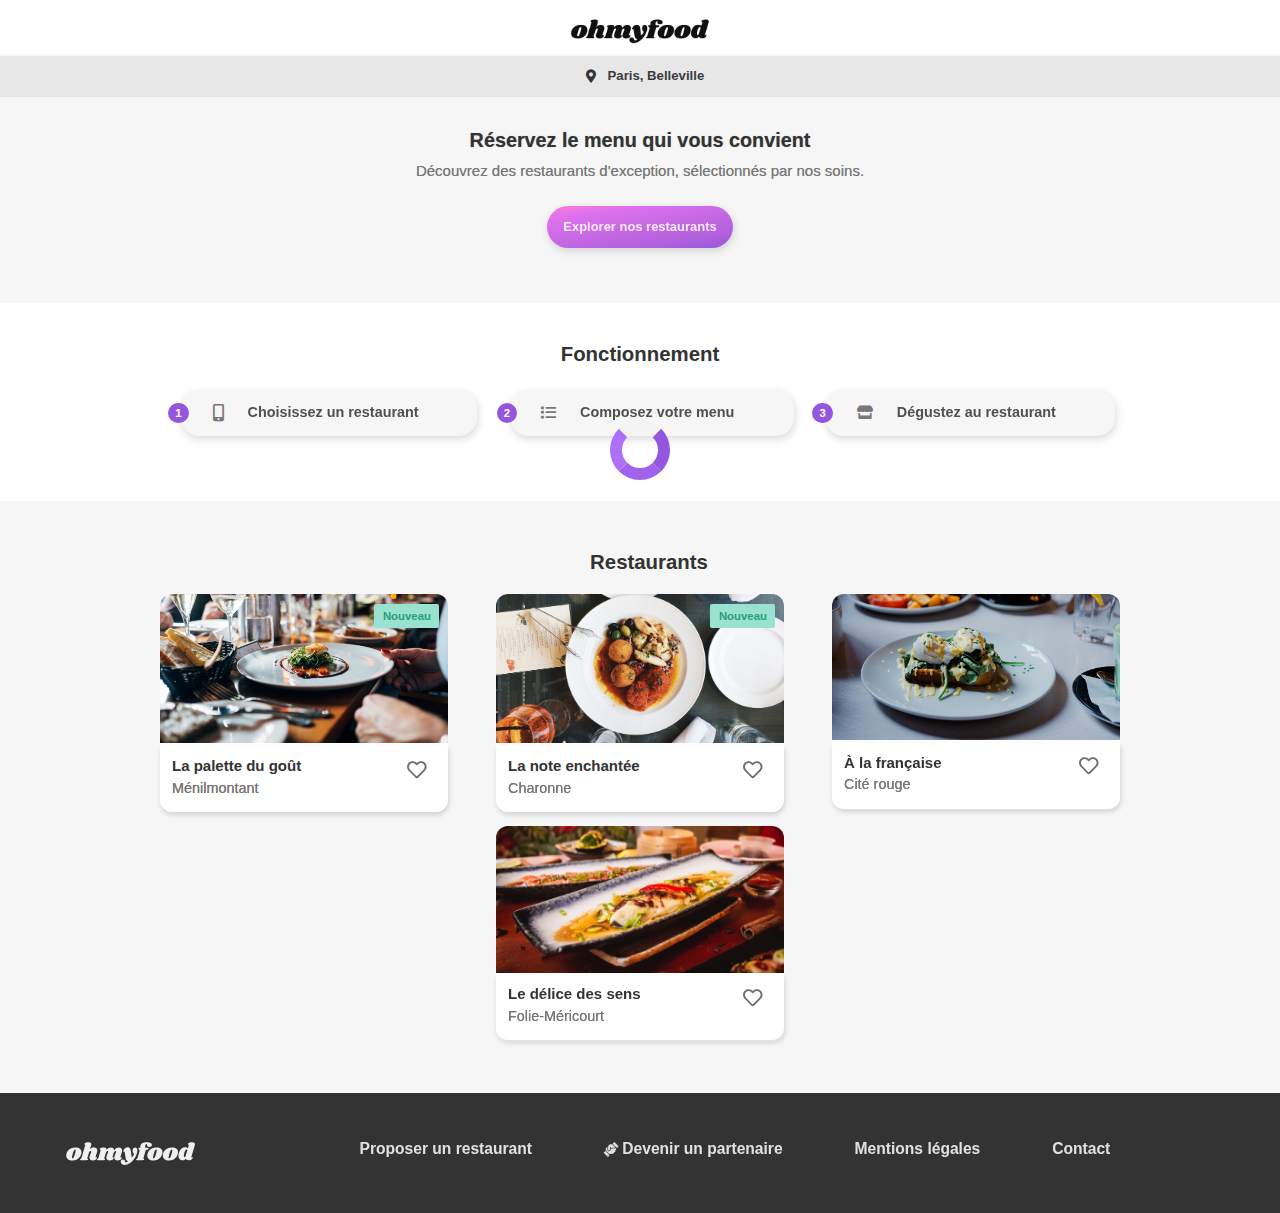
<file: index.html>
<!DOCTYPE html>
<html lang="fr">
    <head>
        <meta charset="utf-8">
        <meta name="viewport" content="width=device-width, initial-scale=1, shrink-to-fit=no">
        <!--<link rel="stylesheet" href="css/normalize.css">-->
        <link rel="stylesheet" href="css/font-awesome/css/all.min.css">
        <link rel="stylesheet" href="css/styles.css">
        <title>Oh my Food - Reservations</title>
    </head>
    <body>
        <div class="home">
            <div class="home-loading">
                <div></div>
            </div>
            <div class="home-wrapper">
                <!-- HEADER-->
                <header class="header">
                    <div class=" header-arrow-back header-arrow-back-hidden"><i class="fas fa-arrow-left"></i></div>
                    <a href="#" class="header-logo-link"><img class="header-logo" src="css/images/logo/ohmyfood.png"  alt="logo_ohmyfood"></a>
                </header> 
                <main>
                    <!-- CITY-->
                    <div class="home-city">
                        <i class="fa fa-map-marker-alt home-ic-map"></i>
                        <input type="text" name="city" class="home-neighb" value="Paris, Belleville">
                    </div>
                    <!-- PRESENTATION-->
                    <div class="home-top">
                        <h1 class="top-title">
                            Réservez le menu qui vous convient
                        </h1>
                        <p class="top-desc">
                            Découvrez des restaurants d'exception, sélectionnés par nos soins.
                        </p>
                        <button class="top-button" onclick="location.href='#resto'" type="button"><span> Explorer nos restaurants</span></button>
                    </div>
                    <!-- FONCTIONNEMENT-->
                    <section class="home-filter">
                        <h2 class="section-title"> Fonctionnement </h2>
                            <ol class="list">
                                <li>
                                    <button class="filter-button">
                                        <span class="filter-button-nb">1</span>
                                        <i class="fa fa-mobile-alt filter-icon-1"></i>
                                        <span class="filter-button-desc">Choisissez un restaurant</span>
                                    </button>
                                </li>
                                <li>
                                    <button class="filter-button">
                                        <span class="filter-button-nb">2</span>
                                        <i class="fa fa-list filter-icon-2"></i>
                                        <span class="filter-button-desc">Composez votre menu</span>
                                    </button>
                                </li>
                                <li>
                                    <button class="filter-button">
                                        <span class="filter-button-nb">3</span>
                                        <i class="fa fa-store filter-icon-3"></i>
                                        <span class="filter-button-desc">Dégustez au restaurant</span>
                                    </button>
                                </li>
                            </ol>
                        
                    </section>
                    <!-- LISTE RESTAURANTS-->
                    <section class="home-card">
                        <h2 id="resto" class="section-title"> Restaurants </h2>
                        <a href="Menu1.html">
                            <figure class="card">
                                <div class="card-img">
                                    <img  class="card-img-1" src="css/images/restaurants/jay-wennington-N_Y88TWmGwA-unsplash.jpg" alt="Palette du goût">
                                    <p class="card-badge"> Nouveau</p>
                                </div>
                                <figcaption class="card-desc">
                                    <div class="card-desc-title">
                                        <p class="card-name"> La palette du goût </p>
                                        <p class="card-city"> Ménilmontant </p>
                                    </div>
                                    <span class="card-desc-icon fa-stack">
                                        <i class="far fa-heart fa-stack-2x card-desc-icon-empty"></i>
                                        <i class="fas fa-heart fa-stack-1x fa-inverse card-desc-icon-fill "></i>
                                    </span>
                                </figcaption>
                            </figure>
                        </a>
                        <a href="Menu2.html">
                            <figure class="card">
                                <div class="card-img">
                                    <img class="card-img-2" src="css/images/restaurants/stil-u2Lp8tXIcjw-unsplash.jpg" alt="La note enchantée">
                                    <p class="card-badge"> Nouveau</p>
                                </div>
                                <figcaption class="card-desc">
                                    <div class="card-desc-title">
                                        <p class="card-name"> La note enchantée </p>
                                        <p class="card-city"> Charonne </p>
                                    </div>
                                    <span class="card-desc-icon fa-stack">
                                        <i class="far fa-heart fa-stack-2x card-desc-icon-empty"></i>
                                        <i class="fas fa-heart fa-stack-1x fa-inverse card-desc-icon-fill "></i>
                                    </span>
                                </figcaption>
                            </figure>
                        </a>
                        <a href="Menu3.html">
                            <figure class="card">
                                <img class="card-img-3" src="css/images/restaurants/toa-heftiba-DQKerTsQwi0-unsplash.jpg"  alt="À la française">
                                <figcaption class="card-desc">
                                    <div class="card-desc-title">
                                        <p class="card-name"> À la française </p>
                                        <p class="card-city"> Cité rouge </p>
                                    </div>
                                    <span class="card-desc-icon fa-stack">
                                        <i class="far fa-heart fa-stack-2x card-desc-icon-empty"></i>
                                        <i class="fas fa-heart fa-stack-1x fa-inverse card-desc-icon-fill "></i>
                                    </span>
                                </figcaption>
                            </figure> 
                        </a>
                        <a href="Menu4.html">
                            <figure class="card">
                                <img class="card-img-4" src="css/images/restaurants/louis-hansel-shotsoflouis-qNBGVyOCY8Q-unsplash.jpg" alt="Le délice des sens">
                                <figcaption class="card-desc">
                                    <div class="card-desc-title">
                                        <p class="card-name"> Le délice des sens </p>
                                        <p class="card-city"> Folie-Méricourt </p>
                                    </div>
                                    <span class="card-desc-icon fa-stack">
                                        <i class="far fa-heart fa-stack-2x card-desc-icon-empty"></i>
                                        <i class="fas fa-heart fa-stack-1x fa-inverse card-desc-icon-fill "></i>
                                    </span>
                                </figcaption>
                            </figure>
                        </a> 
                    </section>
                    <!--FOOTER-->
                    <footer>
                        <a href="#"><img class="footer-logo" src="css/images/logo/ohmyfood@2x.svg"  alt="logo_ohmyfood"></a>
                        <ul class="footer-list">
                            <li>
                                <i class="fa fa-cutlery"></i>
                                <p class="footer-item footer-item-1">Proposer un restaurant</p>
                            </li>
                            <li>
                                <i class="fa fa-handshake footer-icon"></i>
                                <p class="footer-item">Devenir un partenaire</p>
                            </li>
                            <li>
                                <p class="footer-item">Mentions légales</p>
                            </li>
                            <li>
                                <a href="mailto:contact@ohmyfood.com">
                                    <p class="footer-item">Contact</p>
                                </a>
                            </li>
                        </ul>
                    </footer> 
                </main>                   
            </div>
        </div>
    </body>
</html>
</file>
<file: css/styles.css>
@import url("https://fonts.googleapis.com/css2?family=Shrikhand&display=swap");
@-webkit-keyframes home {
  0% {
    transform: translateX(-9999px);
  }
  100% {
    transform: translateX(0);
  }
}
@keyframes home {
  0% {
    transform: translateX(-9999px);
  }
  100% {
    transform: translateX(0);
  }
}
@-webkit-keyframes loader {
  0% {
    transform: rotate(0);
  }
  100% {
    /* width:0;
    height:0;
    visibility:hidden; */
    transform: rotate(360deg);
  }
}
@keyframes loader {
  0% {
    transform: rotate(0);
  }
  100% {
    /* width:0;
    height:0;
    visibility:hidden; */
    transform: rotate(360deg);
  }
}
@-webkit-keyframes menu_item {
  0% {
    opacity: 0;
    transform: translateY(15%);
  }
  90% {
    opacity: 1;
  }
  100% {
    transform: translateY(0%);
  }
}
@keyframes menu_item {
  0% {
    opacity: 0;
    transform: translateY(15%);
  }
  90% {
    opacity: 1;
  }
  100% {
    transform: translateY(0%);
  }
}
@-webkit-keyframes selected {
  0% {
    opacity: 0;
    transform: translateX(9999px);
  }
  10% {
    transform: translateX(0%);
  }
  100% {
    transform: translateX(0%);
    opacity: 1;
  }
}
@keyframes selected {
  0% {
    opacity: 0;
    transform: translateX(9999px);
  }
  10% {
    transform: translateX(0%);
  }
  100% {
    transform: translateX(0%);
    opacity: 1;
  }
}
@-webkit-keyframes check-rotation {
  0% {
    transform: rotate(360deg);
  }
  100% {
    /* width:0;
    height:0;
    visibility:hidden; */
    transform: rotate(0);
  }
}
@keyframes check-rotation {
  0% {
    transform: rotate(360deg);
  }
  100% {
    /* width:0;
    height:0;
    visibility:hidden; */
    transform: rotate(0);
  }
}
@-webkit-keyframes heartfill {
  0% {
    opacity: 0;
    transform: scale(0.8);
    transform-origin: center center;
  }
  50% {
    color: #B05FDC;
    background: #121FCF;
    background: linear-gradient(170deg, #FF86E7 0%, #EA7FF9 20%, #BD6CE9 80%, #A063E9 100%);
    -webkit-background-clip: text;
    -webkit-text-fill-color: transparent;
    opacity: 0.5;
    transform: scale(1);
    transform-origin: center center;
  }
  100% {
    transform: scale(1.2);
    transform-origin: center center;
    color: #B05FDC;
    background: #121FCF;
    background: linear-gradient(170deg, #FF86E7 0%, #EA7FF9 20%, #BD6CE9 80%, #A063E9 100%);
    -webkit-background-clip: text;
    -webkit-text-fill-color: transparent;
    opacity: 1;
  }
}
@keyframes heartfill {
  0% {
    opacity: 0;
    transform: scale(0.8);
    transform-origin: center center;
  }
  50% {
    color: #B05FDC;
    background: #121FCF;
    background: linear-gradient(170deg, #FF86E7 0%, #EA7FF9 20%, #BD6CE9 80%, #A063E9 100%);
    -webkit-background-clip: text;
    -webkit-text-fill-color: transparent;
    opacity: 0.5;
    transform: scale(1);
    transform-origin: center center;
  }
  100% {
    transform: scale(1.2);
    transform-origin: center center;
    color: #B05FDC;
    background: #121FCF;
    background: linear-gradient(170deg, #FF86E7 0%, #EA7FF9 20%, #BD6CE9 80%, #A063E9 100%);
    -webkit-background-clip: text;
    -webkit-text-fill-color: transparent;
    opacity: 1;
  }
}
@-webkit-keyframes heartempty {
  0% {
    opacity: 0;
    transform: scale(0.6);
  }
  50% {
    color: #b05fdc;
  }
  100% {
    transform: scale(1.2);
    color: #b05fdc;
    opacity: 1;
  }
}
@keyframes heartempty {
  0% {
    opacity: 0;
    transform: scale(0.6);
  }
  50% {
    color: #b05fdc;
  }
  100% {
    transform: scale(1.2);
    color: #b05fdc;
    opacity: 1;
  }
}
*,
*::after,
*::before {
  margin: 0;
  padding: 0;
  box-sizing: inherit;
}

html {
  font-size: 12px;
}

body {
  box-sizing: border-box;
  background: #fff;
}

body {
  font-family: "Roboto", sans-serif;
  color: #333333;
  font-size: 0.875rem;
  font-weight: 100;
  line-height: 1.3;
  text-align: center;
}

/*10px = 0,625rem
12px = 0,75rem
14px = 0,875rem
16px = 1rem (base)
18px = 1,125rem
20px = 1,25rem
24px = 1,5rem
30px = 1,875rem
32px = 2rem*/
h1 {
  font-family: "Roboto", sans-serif;
  font-weight: 600;
  font-size: 1.65rem;
  /*21px*/
  color: #333333;
  font-style: normal;
}

h2 {
  font-family: "Roboto", sans-serif;
  font-weight: 900;
  font-size: 1.7rem;
  /*21px*/
  color: #333333;
  font-style: normal;
  text-align: start;
}

li {
  list-style-type: none;
  font-family: "Roboto", sans-serif;
  font-weight: 100;
  font-size: 1rem;
}

p {
  display: inline-block;
  font-weight: 600;
  font-size: 1.08rem;
  line-height: 1.1;
}

button {
  font-family: "Roboto", sans-serif;
  font-weight: 500;
  font-size: 1rem;
  color: #fff;
}

.header {
  background: #fff;
  position: relative;
  height: 4.5rem;
  display: flex;
  flex-flow: row nowrap;
  width: 100%;
  box-shadow: 0px 3px 5px 0 rgba(0, 0, 0, 0.2);
  margin-bottom: 2px;
}
.header-logo {
  color: #333333;
  padding: 1.5rem 1rem 0.5rem 1rem;
  height: 48px;
}
.header-logo-link {
  position: absolute;
  top: 50%;
  left: 50%;
  transform: translate(-50%, -50%);
}
.header-arrow-back {
  width: 5rem;
  line-height: 5rem;
  font-size: 1.5rem;
}
.header-arrow-back a {
  text-decoration: none;
  color: black;
}
.header-arrow-back-hidden {
  opacity: 0;
}

@media screen and (min-width: 321px) {
  .header {
    align-items: flex-start;
    box-shadow: none;
    /* &-logo {
        margin-left: 60px;
    } */
  }
}
/* @media screen and (min-width: 768px) {
    .header {
        &-logo {
            margin-left: 250px;
        }
    }
}

@media screen and (min-width: 1024px) {
    .header {
        &-logo {
            margin-left: 370px;
        }
    }
}

@media screen and (min-width: 1025px) {
    .header {
        &-logo {
            margin-left: 575px;
        }
    }
}
 */
footer {
  color: #fff;
  background: #333333;
  text-align: start;
  padding: 0rem 0rem 2rem 0.5rem;
  display: flex;
  flex-direction: column;
}
footer .footer-logo {
  padding: 1.8rem 1rem 0.5rem 1rem;
  height: 42px;
  filter: invert(100%);
}
footer .footer-list {
  margin: 0.5rem 1rem 0 1rem;
}
footer li {
  text-align: start;
  line-height: 1.7rem;
  opacity: 0.85;
  color: #fff;
}
footer li a {
  text-decoration: none;
  color: #fff;
}
footer .footer-icon {
  transform: rotate(-45deg);
}
footer .footer-item {
  font-size: 1.08rem;
  font-weight: 600;
}
footer .footer-item-1 {
  padding-left: 5px;
}

@media screen and (min-width: 768px) {
  footer {
    display: flex;
    flex-direction: column;
    align-items: center;
  }
}
@media screen and (min-width: 1024px) {
  footer {
    padding: 0rem 0rem 1rem 0.5rem;
    display: flex;
    flex-direction: row;
    align-items: center;
    height: 10rem;
  }
  footer .footer-logo {
    height: 48px;
    margin-left: 2rem;
  }
  footer .footer-item {
    font-size: 1.3rem;
  }
  footer .footer-list {
    display: flex;
    align-items: center;
    gap: 4rem;
    height: 4rem;
    margin-left: 5rem;
  }
}
@media screen and (min-width: 1025px) {
  footer {
    padding: 0rem 0rem 1rem 0.5rem;
    display: flex;
    flex-direction: row;
    align-items: center;
    height: 10rem;
  }
  footer .footer-logo {
    height: 50px;
    margin-left: 4rem;
  }
  footer .footer-item {
    font-size: 1.3rem;
  }
  footer .footer-list {
    display: flex;
    align-items: center;
    gap: 6rem;
    height: 4rem;
    margin-left: 12rem;
  }
}
.home {
  position: relative;
  width: 100%;
  height: 100%;
}
.home-loading {
  position: fixed;
  width: 100%;
  height: 100vh;
  display: flex;
  flex-direction: column;
  align-items: center;
  justify-content: center;
  pointer-events: none;
}
.home-loading div {
  width: 60px;
  height: 60px;
  border-top: 12px solid #f3f3f3;
  border-right: 12px solid #9356DC;
  border-bottom: 12px solid #A063E9;
  border-left: 12px solid #AD70F6;
  border-radius: 50%;
  -webkit-animation: loader 1s linear infinite;
          animation: loader 1s linear infinite;
}
.home-wrapper {
  z-index: 1;
  -webkit-animation: home 0s 1s both;
          animation: home 0s 1s both;
  background-color: #f6f6f6;
}
.home-city {
  display: flex;
  justify-content: center;
  background-color: #e7e7e7;
  text-align: center;
  padding: 0.6rem;
}
.home-neighb {
  font-size: 1.1rem;
  font-weight: 600;
  opacity: 0.75;
  display: inline-block;
  line-height: 2;
  border: none;
  background-color: #e7e7e7;
  width: 8.25rem;
}
.home-ic-map {
  display: inline;
  font-size: 1.1rem;
  padding: 0 1rem;
  line-height: 2;
}
.home-top {
  text-align: center;
  padding: 0 0 4.6rem 0;
  background-color: #f6f6f6;
}
.home-top .top-title {
  margin-bottom: 0.9rem;
  padding: 2.8rem 3rem 0 3rem;
  text-shadow: 0 0 0.9px #999999;
  line-height: 1.1;
}
.home-top .top-desc {
  font-size: 1.25rem;
  margin-bottom: 2.2rem;
  line-height: 1.1;
  color: #777777;
  font-weight: 100;
  text-shadow: 0 0 0.4px #999999;
}
.home-top a {
  text-decoration: none;
  color: #fff;
}
.home-top .top-button {
  padding: 1rem 1.35rem;
  background: linear-gradient(170deg, #ff79da 0%, #dd72ec 20%, #b05fdc 80%, #9356dc 100%);
  border: 1px solid;
  border-top: #dd72ec;
  border-left: #dd72ec;
  border-right: #b05fdc;
  border-bottom: #b05fdc;
  border-radius: 25px;
  font-size: 1.08rem;
  color: #fff;
  height: 42px;
  box-shadow: 1px 3px 8px 0 rgba(0, 0, 0, 0.15);
  cursor: pointer;
}
.home-top .top-button:hover {
  background: linear-gradient(170deg, #FF86E7 0%, #EA7FF9 20%, #BD6CE9 80%, #A063E9 100%);
  border: 1px solid;
  border-top: #dd72ec;
  border-left: #dd72ec;
  border-right: #b05fdc;
  border-bottom: #b05fdc;
  box-shadow: 1px 3px 8px 0 rgba(0, 0, 0, 0.25);
}
.home-top .top-button span {
  font-weight: 600;
  opacity: 0.85;
}
.home-filter {
  background-color: #fff;
  padding: 2rem 0 3.8rem 0;
}
.home-filter .section-title {
  padding: 1rem;
  margin-bottom: 0.8rem;
  margin-top: 0.2rem;
}
.home-filter .list {
  display: flex;
  flex-direction: column;
  justify-content: center;
}
.home-filter .filter-button {
  display: flex;
  justify-content: flex-start;
  align-items: center;
  background: #f6f6f6;
  border: 1px solid #f6f6f6;
  border-radius: 18px;
  color: #524b4b;
  font-weight: 600;
  width: 87%;
  padding: 1.65rem;
  margin: 0 1rem 1.65rem 2rem;
  box-shadow: 1px 3px 8px 0 rgba(0, 0, 0, 0.15);
}
.home-filter .filter-button:hover {
  background-color: rgba(176, 95, 220, 0.15);
  border: 1px solid rgba(147, 86, 220, 0.02);
  box-shadow: 1px 3px 8px 0 rgba(0, 0, 0, 0.2);
}
.home-filter .filter-button:hover i {
  color: #9356DC;
}
.home-filter .filter-button-nb {
  font-size: 0.95rem;
  color: #fff;
  background-color: #9356DC;
  /* #8649CF darken 5% #9356DC https://www.cssfontstack.com/oldsites/hexcolortool/*/
  border-radius: 50%;
  width: 1.7rem;
  height: 1.7rem;
  z-index: 3;
  margin-left: -32px;
  line-height: 1.7rem;
}
.home-filter .filter-button i {
  font-size: 1.1rem;
  color: #797679;
  padding: 0 2rem;
}
.home-filter .filter-button .filter-icon-1 {
  font-size: 1.45rem;
}
.home-filter .filter-button .filter-icon-2 {
  font-size: 1.25rem;
}
.home-filter .filter-button-desc {
  display: inline-block;
  font-size: 1.08rem;
  line-height: 1.1;
  font-weight: 600;
  color: #333333;
  opacity: 0.85;
}
.home-card {
  padding: 3rem 0;
  background-color: #f6f6f6;
  display: flex;
  flex-flow: column nowrap;
  align-items: center;
  /* &-list{
      display: flex;
      flex-direction: column;
  }  */
}
.home-card .section-title {
  padding: 1rem 0rem 1.5rem 1.5rem;
  align-self: flex-start;
}
.home-card a {
  text-decoration: none;
  position: relative;
  display: inline-block;
}
.home-card .card {
  background-color: #fff;
  width: 90%;
  margin: 0rem 0rem 1.32rem 0rem;
  border-radius: 12px;
  width: 288px;
  height: 216px;
  /*@include btn-filter;*/
}
.home-card .card img {
  width: 100%;
  height: 12.4rem;
  -o-object-fit: cover;
     object-fit: cover;
  border-radius: 12px 12px 0 0;
}
.home-card .card-img-1 {
  -o-object-position: 50% 88%;
     object-position: 50% 88%;
}
.home-card .card-img-2 {
  -o-object-position: 50% 63%;
     object-position: 50% 63%;
}
.home-card .card-img-3 {
  -o-object-position: 0% 105%;
     object-position: 0% 105%;
}
.home-card .card-img-4 {
  -o-object-position: 0% 104%;
     object-position: 0% 104%;
}
.home-card .card-img {
  position: relative;
  display: inline-block;
  width: 100%;
}
.home-card .card-badge {
  position: absolute;
  z-index: 5;
  color: #2c9c81;
  background-color: #99E2D0;
  top: 7%;
  right: 3%;
  padding: 0.45rem 0.7rem;
  font-size: 0.95rem;
  font-weight: 600;
  border-radius: 2px;
}
.home-card .card-desc {
  display: flex;
  flex-flow: column wrap;
  justify-content: center;
  align-content: space-between;
  text-align: start;
  height: 5.5rem;
  padding: 2.5rem 0.5rem 2.8rem 1rem;
  background-color: #fff;
  border-radius: 0 0 12px 12px;
  box-shadow: 1px 3px 5px 0 rgba(0, 0, 0, 0.15);
}
.home-card .card-desc-title {
  display: flex;
  flex-flow: column wrap;
}
.home-card .card-desc-icon {
  display: flex;
  align-items: center;
  position: relative;
  line-height: 2.2rem;
  font-size: 1.7rem;
  cursor: pointer;
  top: -8px;
}
.home-card .card-desc-icon-empty {
  position: absolute;
  font-size: 1.62rem;
  color: #706b69;
}
.home-card .card-desc-icon-fill {
  position: absolute;
  font-size: 1.34rem;
  top: -11.5px;
  transform: scale(0.8);
}
.home-card .card-desc-icon:hover .card-desc-icon-empty {
  color: #fff;
  opacity: 0;
}
.home-card .card-desc-icon:hover .card-desc-icon-fill {
  -webkit-animation: heartfill 800ms ease-in both;
          animation: heartfill 800ms ease-in both;
}
.home-card .card-name {
  font-weight: 900;
  font-size: 1.25rem;
  color: #333333;
}
.home-card .card-city {
  padding-top: 0.5rem;
  font-size: 1.2rem;
  opacity: 0.9;
  color: #696767;
  font-weight: 100;
  text-shadow: 0 0 0.3px #696767;
}

@media screen and (min-width: 321px) {
  .home-filter .list {
    margin: 0 20px;
  }
}
@media screen and (min-width: 768px) {
  .home-top .top-desc {
    display: block;
  }
  .home-filter .section-title {
    text-align: center;
  }
  .home-filter .list {
    flex-direction: row;
    width: 95%;
  }
  .home-filter .filter-button {
    width: 80%;
    padding: 1rem 1.5rem;
  }
  .home-filter .filter-button-nb {
    width: 2.2rem;
  }
  .home-filter .filter-button-desc {
    font-size: 1.2rem;
  }
  .home-card {
    flex-flow: row wrap;
    justify-content: center;
  }
  .home-card .section-title {
    align-self: center;
    margin: 0 505px;
  }
  .home-card .card {
    width: 288px;
    height: 216px;
    margin: 0rem 2rem 1.32rem 2rem;
  }
}
@media screen and (min-width: 1025px) {
  .home-filter .filter-button {
    width: 90%;
    margin: 0 3rem 1.65rem 3rem;
  }
  .home-filter .filter-button-nb {
    width: 1.7rem;
  }
}
body {
  width: 100%;
  height: 100vh;
}

.card {
  background-color: #f0f0f0;
  display: flex;
  flex-direction: column;
}
.card img {
  width: 100%;
  height: 20rem;
  -o-object-fit: cover;
     object-fit: cover;
  border-radius: 0;
}
.card-content {
  background-color: #f0f0f0;
}
.card-top {
  display: flex;
  border-radius: 40px 40px 0 0;
  width: 100%;
  margin-top: -50px;
  align-items: center;
  background-color: #f0f0f0;
}
.card-top-title {
  font-family: "Shrikhand", cursive;
  font-size: 2rem;
  padding: 2rem 1.5rem;
}
.card-top .ic-heart {
  display: flex;
  align-items: center;
  position: relative;
  line-height: 2.2rem;
  font-size: 1.7rem;
  cursor: pointer;
}
.card-top .ic-heart-empty {
  position: absolute;
  font-size: 1.62rem;
  color: #706b69;
}
.card-top .ic-heart-fill {
  position: absolute;
  font-size: 1.34rem;
  color: #f0f0f0;
  transform: scale(0.8);
}
.card-top .ic-heart:hover .ic-heart-empty {
  color: #fff;
  opacity: 0;
}
.card-top .ic-heart:hover .ic-heart-fill {
  -webkit-animation: heartfill 800ms ease-in both;
          animation: heartfill 800ms ease-in both;
}
.card-menu {
  text-align: start;
  height: 5rem;
  overflow: hidden;
  display: flex;
  flex-flow: column wrap;
  justify-content: center;
  align-content: space-between;
  box-shadow: 1px 3px 5px 0 rgba(0, 0, 0, 0.1);
  background-color: #fff;
  border-radius: 15px;
  margin: 1rem 0;
  -webkit-animation: menu_item ease-in-out;
          animation: menu_item ease-in-out;
  cursor: pointer;
}
.card-menu-1 {
  -webkit-animation-duration: 1200ms;
          animation-duration: 1200ms;
}
.card-menu-2 {
  -webkit-animation-duration: 1500ms;
          animation-duration: 1500ms;
}
.card-menu-3 {
  -webkit-animation-duration: 1850ms;
          animation-duration: 1850ms;
}
.card-menu-4 {
  -webkit-animation-duration: 2100ms;
          animation-duration: 2100ms;
}
.card-menu:hover .card-menu-wrapper {
  width: 80%;
}
.card-menu:hover .card-menu-ok {
  -webkit-animation: selected 850ms ease-in-out both;
          animation: selected 850ms ease-in-out both;
}
.card-menu:hover .card-menu-ok i {
  -webkit-animation: check-rotation 950ms ease-in-out both;
          animation: check-rotation 950ms ease-in-out both;
}
.card-menu-dish {
  margin: 0 10px 30px 10px;
}
.card-menu-wrapper {
  display: flex;
  flex-flow: column nowrap;
  width: 100%;
  transition: width 800ms ease-in-out;
  padding: 0 1rem;
  cursor: pointer;
}
.card-menu-desc-name {
  display: flex;
  flex-flow: row nowrap;
  justify-content: space-between;
  align-items: center;
  gap: 7px;
  padding-top: 0.5rem;
}
.card-menu-title {
  font-weight: 500;
  font-size: 1.1rem;
}
.card-menu-title-border {
  width: 3rem;
  margin-top: 4px;
  border-bottom: 3px solid #99E2D0;
}
.card-menu-name {
  font-weight: 900;
  font-size: 1.25rem;
  overflow: hidden;
  white-space: nowrap;
  text-overflow: ellipsis;
}
.card-menu-desc {
  font-size: 1.1rem;
  color: #696767;
  font-weight: 100;
  opacity: 0.9;
  overflow: hidden;
  white-space: nowrap;
  text-overflow: ellipsis;
}
.card-menu-price {
  font-weight: 900;
  font-size: 1.1rem;
}
.card-menu-ok {
  background-color: #99E2D0;
  text-align: center;
  height: 100%;
  line-height: 5rem;
  width: 20%;
  border-radius: 0 15px 15px 0;
  transform: translateX(0px);
}
.card-menu-ok i {
  background-color: #fff;
  height: 20px;
  width: 20px;
  border-radius: 50%;
  color: #99E2D0;
  line-height: 1.5rem;
}
.card-menu-button {
  background: linear-gradient(170deg, #ff79da 0%, #dd72ec 20%, #b05fdc 80%, #9356dc 100%);
  border: 1px solid;
  border-top: #dd72ec;
  border-left: #dd72ec;
  border-right: #b05fdc;
  border-bottom: #b05fdc;
  padding: 1.1rem 3rem;
  margin-bottom: 3rem;
  border-radius: 25px;
  font-size: 1.08rem;
  color: #fff;
  height: 42px;
  box-shadow: 1px 3px 8px 0 rgba(0, 0, 0, 0.15);
  cursor: pointer;
}
.card-menu-button:hover {
  background: linear-gradient(170deg, #FF86E7 0%, #EA7FF9 20%, #BD6CE9 80%, #A063E9 100%);
  border: 1px solid;
  border-top: #dd72ec;
  border-left: #dd72ec;
  border-right: #b05fdc;
  border-bottom: #b05fdc;
  box-shadow: 1px 3px 8px 0 rgba(0, 0, 0, 0.25);
}
.card-menu-button span {
  font-weight: 600;
  opacity: 0.85;
}

@media screen and (min-width: 321px) {
  .card-top {
    display: flex;
    justify-content: center;
    margin-top: -80px;
    margin-bottom: 20px;
    align-items: center;
  }
}
@media screen and (min-width: 768px) {
  .card {
    background-color: #f0f0f0;
  }
  .card img {
    height: 30rem;
  }
  .card-content {
    position: relative;
    width: 80%;
    left: 10%;
    background-color: #fff;
  }
  .card-top {
    background-color: #fff;
  }
  .card-top-title {
    font-size: 2.5rem;
    padding: 2rem 1.5rem;
  }
  .card-top .ic-heart-empty {
    font-size: 2rem;
    color: #706b69;
  }
  .card-top .ic-heart-fill {
    font-size: 1.66rem;
    color: #fff;
  }
  .card-menu {
    background-color: #f6f6f6;
  }
  .card-menu-dish {
    background-color: #fff;
    margin: 10px 0px 30px 50px;
    width: 80%;
    display: flex;
    flex-direction: column;
    align-content: center;
  }
  .card-menu-title {
    font-size: 1.3rem;
  }
}
@media screen and (min-width: 1025px) {
  .card-content {
    width: 40%;
    left: 30%;
  }
}
</file>
